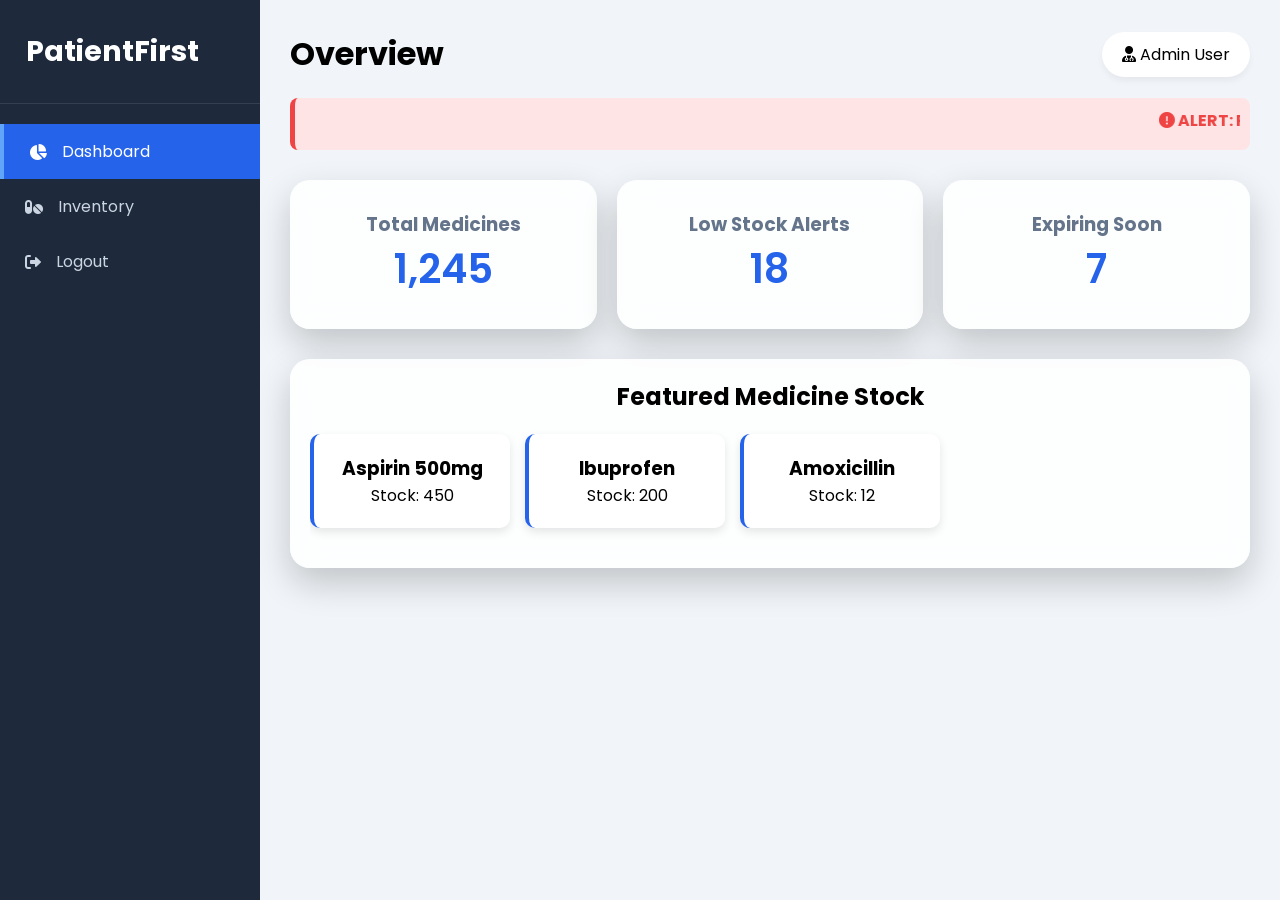
<file: index.html>
<!DOCTYPE html>
<html lang="en">
<head>
    <meta charset="UTF-8">
    <meta name="viewport" content="width=device-width, initial-scale=1.0">
    <title>PatientFirst - Dashboard</title>
    <link rel="stylesheet" href="styles.css">
    <link rel="stylesheet" href="https://cdnjs.cloudflare.com/ajax/libs/font-awesome/6.0.0/css/all.min.css">
</head>
<body class="dashboard-body">
    <div class="sidebar">
        <div class="brand">
            <h2><i class="fa-solid fa-staff-snake"></i> PatientFirst</h2>
        </div>
        <ul class="nav-links">
            <li class="active"><a href="#"><i class="fa-solid fa-chart-pie"></i> Dashboard</a></li>
            <li><a href="#"><i class="fa-solid fa-pills"></i> Inventory</a></li>
            <li><a href="#"><i class="fa-solid fa-right-from-bracket"></i> Logout</a></li>
        </ul>
    </div>

    <div class="main-content">
        <header>
            <h1>Overview</h1>
            <div class="user-profile">
                <i class="fa-solid fa-user-doctor"></i> Admin User
            </div>
        </header>

        <div class="alert-marquee">
            <marquee behavior="scroll" direction="left" scrollamount="6">
                <span class="urgent-alert"><i class="fa-solid fa-circle-exclamation"></i> ALERT: Paracetamol Batch #B001 expires in 15 days!</span>
                <span class="warning-alert"><i class="fa-solid fa-triangle-exclamation"></i> WARNING: Amoxicillin stock is low.</span>
            </marquee>
        </div>

        <div class="dashboard-cards">
            <div class="card glass-effect">
                <h3>Total Medicines</h3>
                <p class="number">1,245</p>
            </div>
            <div class="card glass-effect">
                <h3>Low Stock Alerts</h3>
                <p class="number text-warning">18</p>
            </div>
            <div class="card glass-effect">
                <h3>Expiring Soon</h3>
                <p class="number text-danger">7</p>
            </div>
        </div>

        <div class="carousel-container glass-effect">
            <h2>Featured Medicine Stock</h2>
            <div class="carousel">
                <div class="carousel-item"><h3>Aspirin 500mg</h3><p>Stock: 450</p></div>
                <div class="carousel-item"><h3>Ibuprofen</h3><p>Stock: 200</p></div>
                <div class="carousel-item"><h3>Amoxicillin</h3><p>Stock: 12</p></div>
            </div>
        </div>
    </div>
    <script src="script.js"></script>
</body>
</html>
</file>
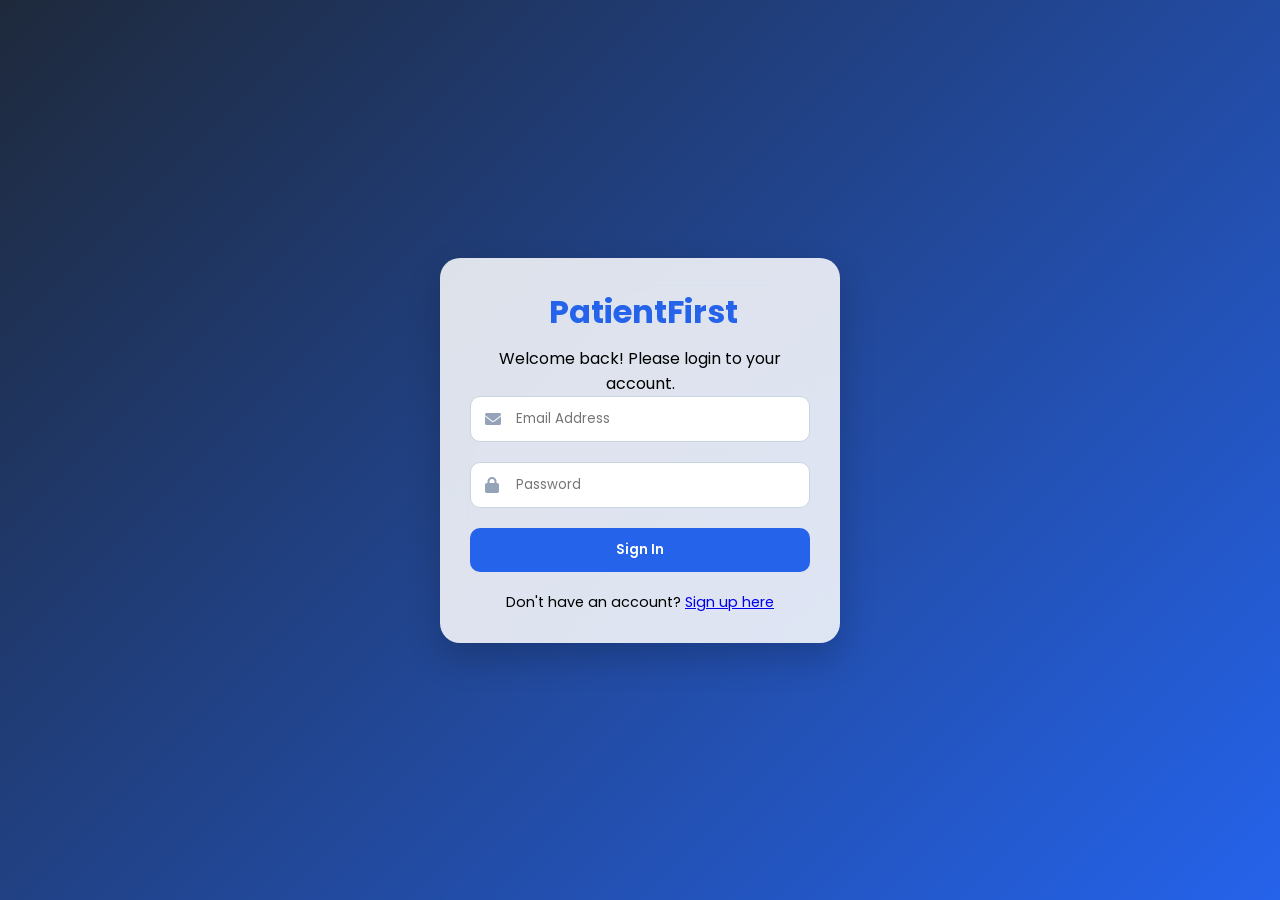
<file: login.html>
<!DOCTYPE html>
<html lang="en">
<head>
    <meta charset="UTF-8">
    <meta name="viewport" content="width=device-width, initial-scale=1.0">
    <title>PatientFirst - Login</title>
    <link rel="stylesheet" href="styles.css">
    <link rel="stylesheet" href="https://cdnjs.cloudflare.com/ajax/libs/font-awesome/6.0.0/css/all.min.css">
</head>
<body class="auth-body">
    <div class="auth-container glass-effect">
        <div class="auth-header">
            <h2><i class="fa-solid fa-staff-snake"></i> PatientFirst</h2>
            <p>Welcome back! Please login to your account.</p>
        </div>
        
        <form id="loginForm">
            <div class="input-group">
                <i class="fa-solid fa-envelope"></i>
                <input type="email" id="loginEmail" placeholder="Email Address" required>
            </div>
            <div class="input-group">
                <i class="fa-solid fa-lock"></i>
                <input type="password" id="loginPassword" placeholder="Password" required>
            </div>
            <button type="submit" class="auth-btn">Sign In</button>
        </form>
        
        <div class="auth-footer">
            <p>Don't have an account? <a href="signup.html">Sign up here</a></p>
        </div>
    </div>
    <script src="script.js"></script>
</body>
</html>
</file>
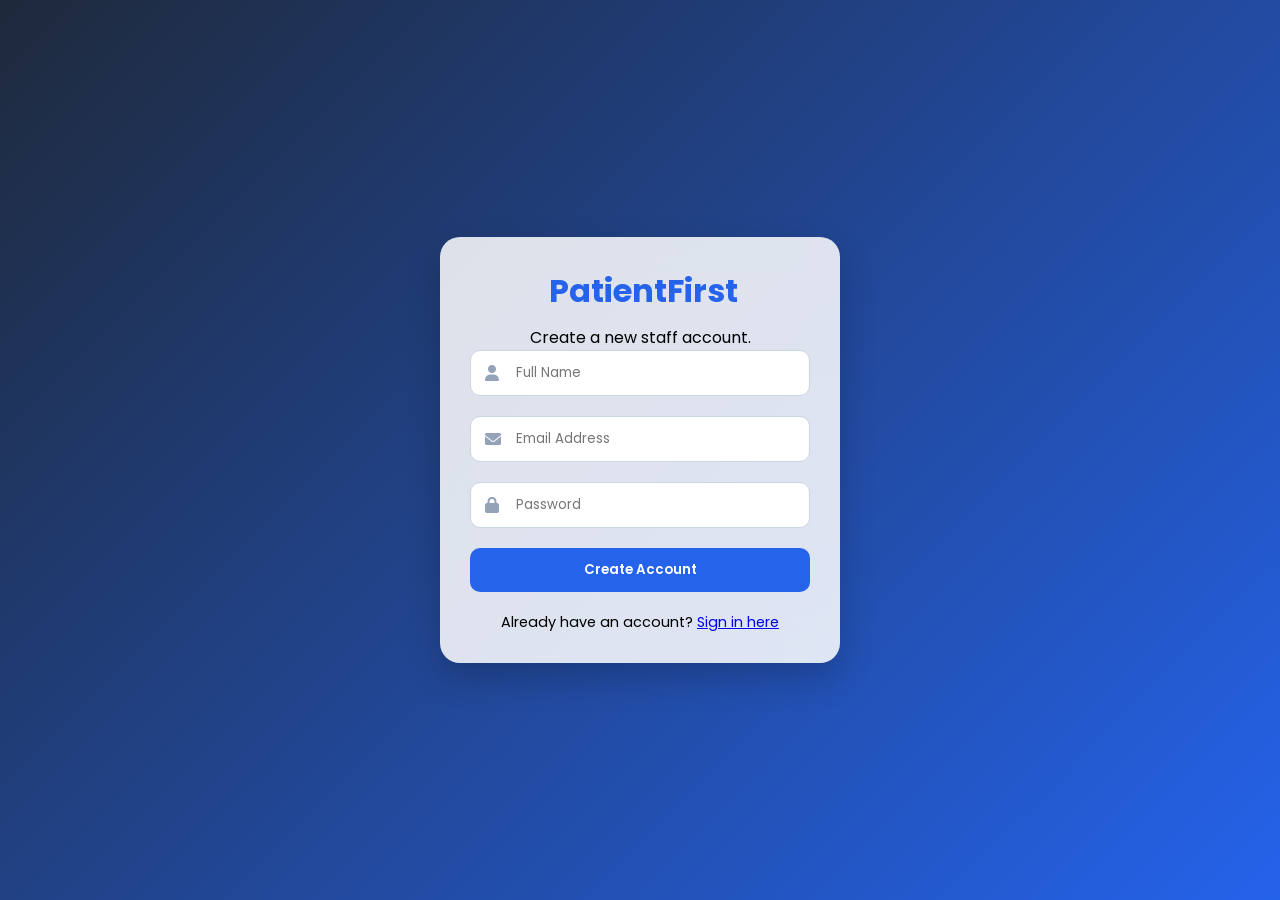
<file: signup.html>
<!DOCTYPE html>
<html lang="en">
<head>
    <meta charset="UTF-8">
    <meta name="viewport" content="width=device-width, initial-scale=1.0">
    <title>PatientFirst - Sign Up</title>
    <link rel="stylesheet" href="styles.css">
    <link rel="stylesheet" href="https://cdnjs.cloudflare.com/ajax/libs/font-awesome/6.0.0/css/all.min.css">
</head>
<body class="auth-body">
    <div class="auth-container glass-effect">
        <div class="auth-header">
            <h2><i class="fa-solid fa-staff-snake"></i> PatientFirst</h2>
            <p>Create a new staff account.</p>
        </div>
        
        <form id="signupForm">
            <div class="input-group">
                <i class="fa-solid fa-user"></i>
                <input type="text" id="signupUsername" placeholder="Full Name" required>
            </div>
            <div class="input-group">
                <i class="fa-solid fa-envelope"></i>
                <input type="email" id="signupEmail" placeholder="Email Address" required>
            </div>
            <div class="input-group">
                <i class="fa-solid fa-lock"></i>
                <input type="password" id="signupPassword" placeholder="Password" required>
            </div>
            <button type="submit" class="auth-btn">Create Account</button>
        </form>
        
        <div class="auth-footer">
            <p>Already have an account? <a href="login.html">Sign in here</a></p>
        </div>
    </div>
    <script src="script.js"></script>
</body>
</html>
</file>
<file: styles.css>
@import url('https://fonts.googleapis.com/css2?family=Poppins:wght@300;400;600&display=swap');

:root {
    --primary: #2563eb;
    --bg-gradient: linear-gradient(135deg, #1e293b 0%, #2563eb 100%);
    --bg-color: #f1f5f9;
    --sidebar: #1e293b;
    --glass-bg: rgba(255, 255, 255, 0.85);
}

* { margin: 0; padding: 0; box-sizing: border-box; font-family: 'Poppins', sans-serif; }

/* --- Auth Pages (Login/Signup) --- */
.auth-body { display: flex; justify-content: center; align-items: center; height: 100vh; background: var(--bg-gradient); }
.glass-effect { background: var(--glass-bg); backdrop-filter: blur(15px); border-radius: 20px; box-shadow: 0 15px 35px rgba(0,0,0,0.2); padding: 30px;}
.auth-container { width: 100%; max-width: 400px; text-align: center; }
.auth-header h2 { color: var(--primary); font-size: 2rem; margin-bottom: 10px; }
.input-group { position: relative; margin-bottom: 20px; }
.input-group i { position: absolute; left: 15px; top: 50%; transform: translateY(-50%); color: #94a3b8; }
.input-group input { width: 100%; padding: 12px 15px 12px 45px; border: 1px solid #cbd5e1; border-radius: 10px; outline: none; }
.auth-btn { width: 100%; padding: 12px; background: var(--primary); color: white; border: none; border-radius: 10px; cursor: pointer; font-weight: 600; }
.auth-footer { margin-top: 20px; font-size: 0.9rem; }

/* --- Dashboard Page --- */
.dashboard-body { display: flex; background: var(--bg-color); height: 100vh; overflow: hidden; }
.sidebar { width: 260px; background: var(--sidebar); color: white; display: flex; flex-direction: column; }
.brand { padding: 30px 20px; font-size: 1.2rem; border-bottom: 1px solid rgba(255,255,255,0.1); }
.nav-links { list-style: none; padding: 20px 0; }
.nav-links li a { display: flex; align-items: center; padding: 15px 25px; color: #cbd5e1; text-decoration: none; gap: 15px; }
.nav-links li:hover a, .nav-links li.active a { background: var(--primary); color: white; border-left: 4px solid #60a5fa; }
.main-content { flex: 1; padding: 30px; overflow-y: auto; }
header { display: flex; justify-content: space-between; align-items: center; margin-bottom: 20px; }
.user-profile { background: white; padding: 10px 20px; border-radius: 30px; box-shadow: 0 4px 6px rgba(0,0,0,0.05); }

/* Marquee & Cards */
.alert-marquee { background: #ffe4e6; padding: 10px; border-radius: 8px; margin-bottom: 30px; border-left: 5px solid #ef4444; font-weight: bold; }
.urgent-alert { color: #ef4444; margin-right: 50px; }
.warning-alert { color: #f59e0b; }
.dashboard-cards { display: grid; grid-template-columns: repeat(auto-fit, minmax(250px, 1fr)); gap: 20px; margin-bottom: 30px; }
.card { text-align: center; }
.card h3 { color: #64748b; }
.card .number { font-size: 2.5rem; font-weight: 600; color: var(--primary); }

/* Carousel */
.carousel-container { padding: 20px; margin-top: 20px; text-align: center; }
.carousel { display: flex; gap: 15px; overflow-x: auto; padding: 20px 0; }
.carousel-item { min-width: 200px; background: white; padding: 20px; border-radius: 10px; box-shadow: 0 4px 10px rgba(0,0,0,0.1); border-left: 4px solid var(--primary);}
</file>
